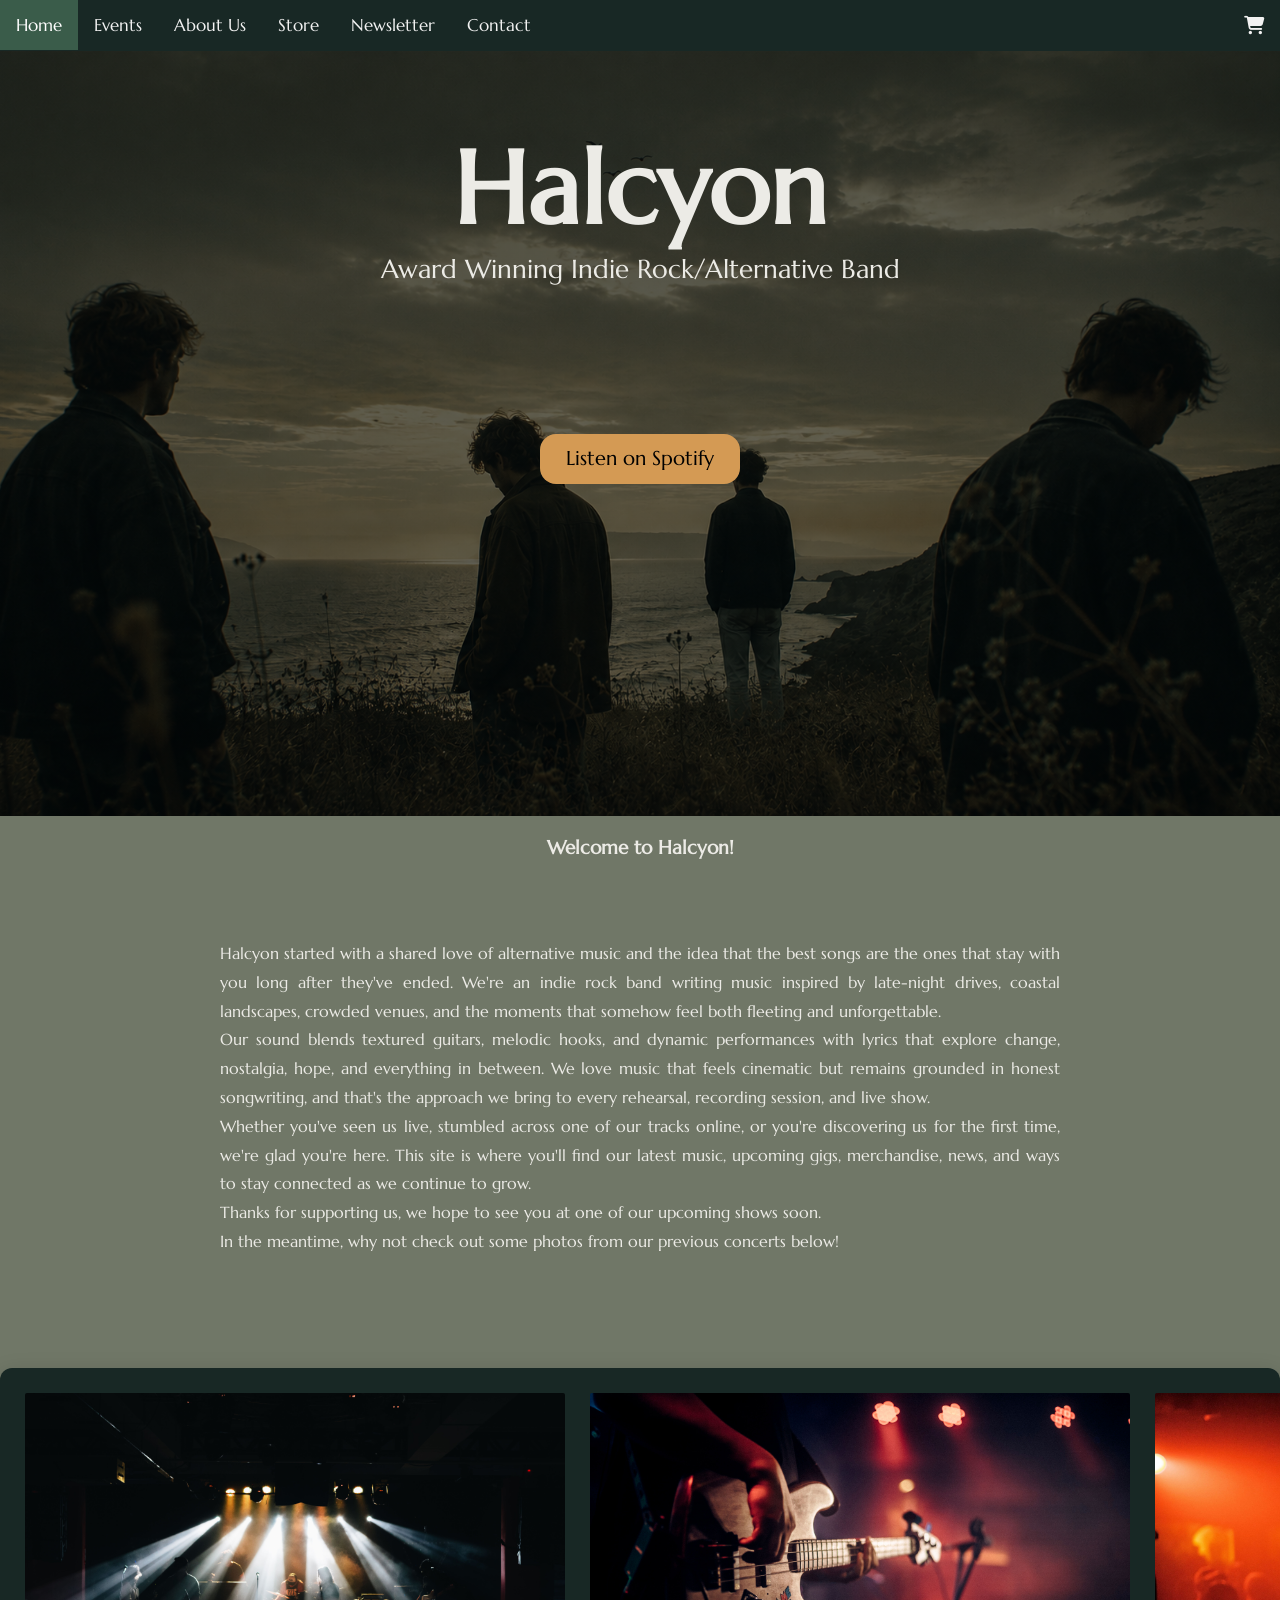
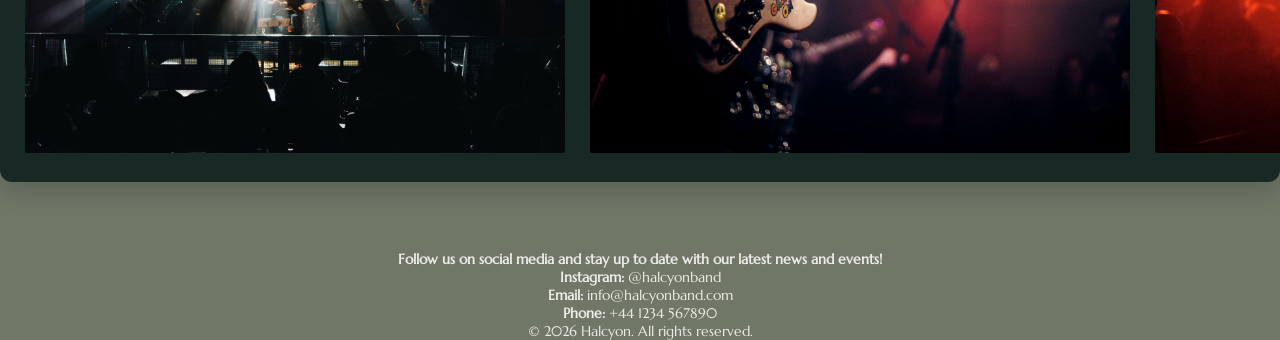
<file: index.html>
<!DOCTYPE html>
<html lang="en">

<head>
    <meta charset="UTF-8">
    <meta name="viewport" content="width=device-width, initial-scale=1.0">
    <title>Halcyon - Official Home</title>
    <meta name="description" content="Official website of Halcyon, an award-winning indie rock and alternative band. Find tour dates, music, merch, and news.">

    <script src="https://code.jquery.com/jquery-3.7.1.min.js"></script>
    <script src="js/main.js"></script>
    
    <link rel="stylesheet" href="https://cdnjs.cloudflare.com/ajax/libs/font-awesome/6.5.1/css/all.min.css">
    <link rel="stylesheet" type="text/css" href="css/styles.css">
    <link rel="stylesheet" type="text/css" href="css/styles-nav.css">
    <link rel="stylesheet" type="text/css" href="css/styles-home.css">

    <link rel="icon" type="image/png" sizes="50x50" href="images/favicon.png">
    <link href="https://fonts.googleapis.com/css?family=Marcellus" rel="stylesheet">
</head>

<body data-page="home">
    <header id="siteHeader"></header>

    <div class="hero-image">
        <div class="hero-text">
            <h1 style = "font-size: 8vw;"> Halcyon </h1>
            <p style = "font-size: 2vw;"> Award Winning Indie Rock/Alternative Band </p>
        </div>
                <button class="button" onclick="openSpotify()">Listen on Spotify</button>
        </div>
    </div>
        <br>
        <h3 style = "text-align: center;"> Welcome to Halcyon! </h3>
               <div class = "paragraph"> <p> Halcyon started with a shared love of alternative music and the idea that the best songs are the ones that stay with you long 
                    after they've ended. We're an indie rock band writing music inspired by late-night drives, coastal landscapes, crowded venues,
                    and the moments that somehow feel both fleeting and unforgettable. <br>
                    Our sound blends textured guitars, melodic hooks, and dynamic performances with lyrics that explore change, nostalgia, hope, and 
                    everything in between. We love music that feels cinematic but remains grounded in honest songwriting, and that's the approach we
                    bring to every rehearsal, recording session, and live show. <br> Whether you've seen us live, stumbled across one of our tracks
                    online, or you're discovering us for the first time, we're glad you're here. This site is where you'll find our latest music, 
                    upcoming gigs, merchandise, news, and ways to stay connected as we continue to grow.
                    <br> Thanks for supporting us, we hope to see you at one of our upcoming shows soon. 
                    <br> In the meantime, why not check out some photos from our previous 
                    concerts below! </p>
               </div>
               <div class="scroll-container">
                    <img src="images/concert.jpg" alt="Berlin Concert 2024">
                    <img src="images/concert-5.jpg" alt="Oslo Concert 2024">
                    <img src="images/concert-3.jpg" alt="Paris Concert 2024">
                    <img src="images/concert-4.jpg" alt="Barcelona Concert 2024">
                    <img src="images/concert-2.jpg" alt="Birmingham Concert 2025">
                    <img src="images/concert-6.jpg" alt="Florence Concert 2024">
                </div>
    </body> 
    <footer>
      <div id="siteFooter"></div>
    </footer>
</html>
</file>
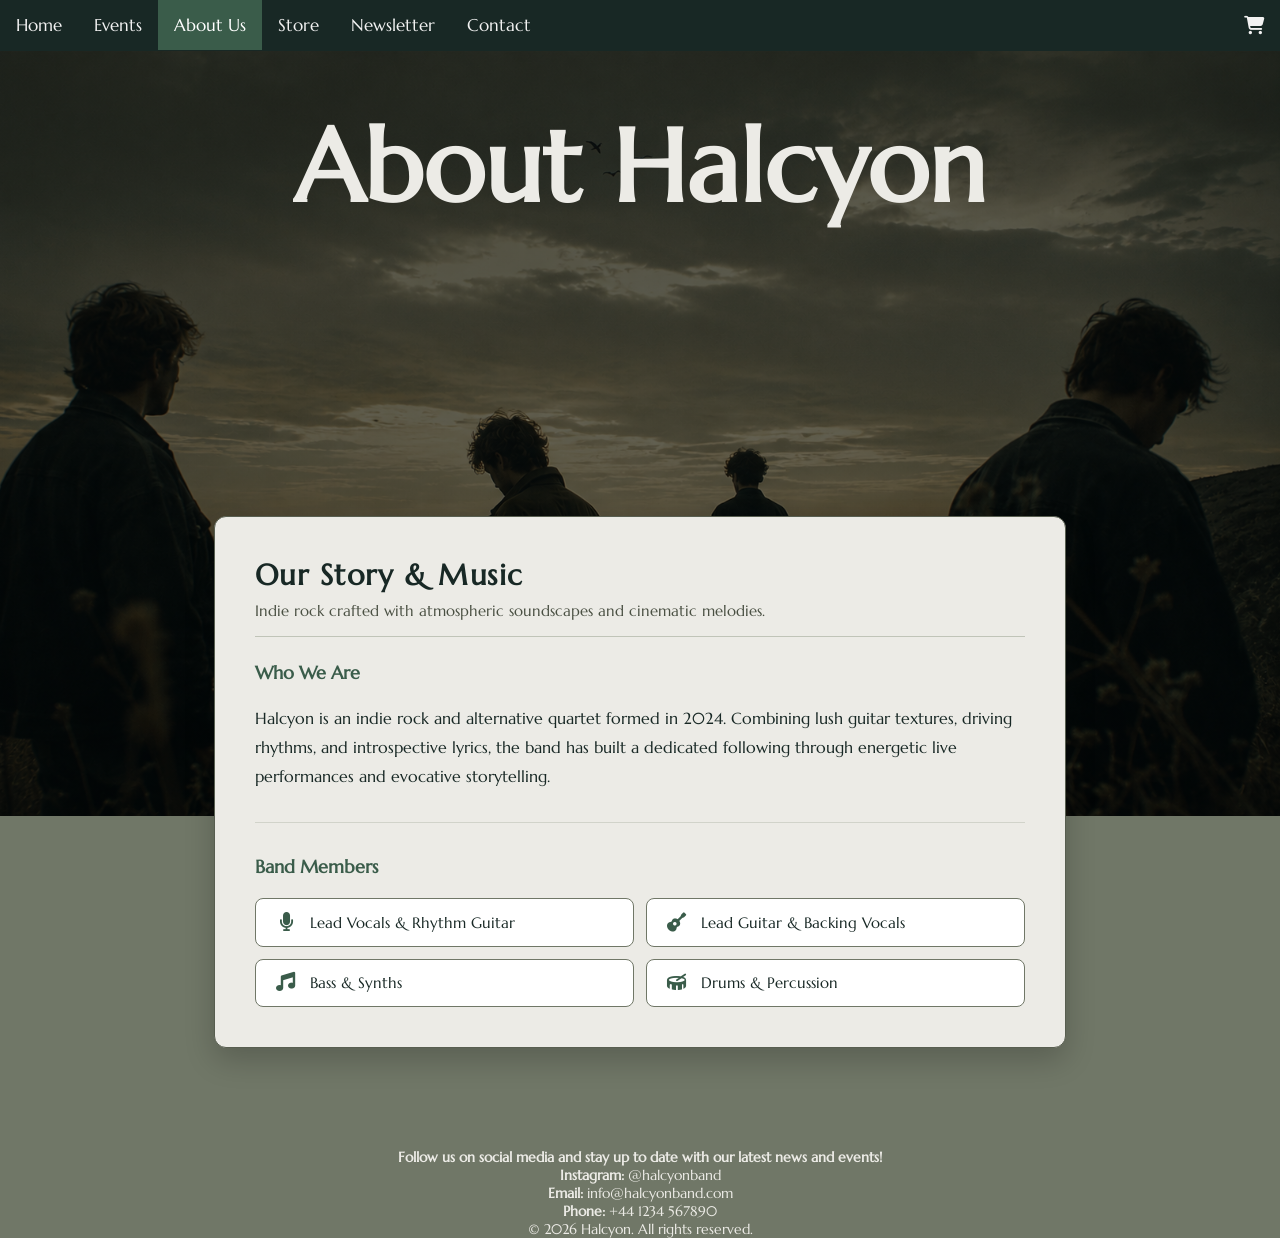
<file: about.html>
<!DOCTYPE html>
<html lang="en">

<head>
    <meta charset="UTF-8">
    <meta name="viewport" content="width=device-width, initial-scale=1.0">
    <title>About Us - Halcyon</title>
    <meta name="description" content="Learn about Halcyon, our band history, members, musical influences, and story.">

    <script src="https://code.jquery.com/jquery-3.7.1.min.js"></script>

    <link rel="stylesheet" href="https://cdnjs.cloudflare.com/ajax/libs/font-awesome/6.5.1/css/all.min.css">
    <link rel="stylesheet" href="css/styles.css">
    <link rel="stylesheet" href="css/styles-nav.css">
    <link rel="stylesheet" href="css/styles-contact.css">

    <link rel="icon" type="image/png" sizes="50x50" href="images/favicon.png">
    <link href="https://fonts.googleapis.com/css?family=Marcellus" rel="stylesheet">
</head>

<body data-page="about">
    <header id="siteHeader"></header>

    <div class="hero-image">
        <div class="hero-text">
            <h1 style="font-size: 8vw; text-wrap: nowrap;">About Halcyon</h1>
        </div>
    </div>

    <main class="main-content">
        <div class="contact-wrapper">
            <div class="contact-card">
                <div class="contact-header">
                    <h2 class="contact-title">Our Story & Music</h2>
                    <p class="contact-subtitle">Indie rock crafted with atmospheric soundscapes and cinematic melodies.</p>
                </div>

                <div class="contact-section">
                    <h3 class="section-title">Who We Are</h3>
                    <p style="line-height: 1.8; color: var(--text-dark);">
                        Halcyon is an indie rock and alternative quartet formed in 2024. Combining lush guitar textures, driving rhythms, and introspective lyrics, the band has built a dedicated following through energetic live performances and evocative storytelling.
                    </p>
                </div>

                <hr class="section-divider">

                <div class="contact-section">
                    <h3 class="section-title">Band Members</h3>
                    <div class="contact-social-grid">
                        <div class="contact-social-link" style="cursor: default;">
                            <i class="fa-solid fa-microphone"></i>
                            <span>Lead Vocals & Rhythm Guitar</span>
                        </div>
                        <div class="contact-social-link" style="cursor: default;">
                            <i class="fa-solid fa-guitar"></i>
                            <span>Lead Guitar & Backing Vocals</span>
                        </div>
                        <div class="contact-social-link" style="cursor: default;">
                            <i class="fa-solid fa-music"></i>
                            <span>Bass & Synths</span>
                        </div>
                        <div class="contact-social-link" style="cursor: default;">
                            <i class="fa-solid fa-drum"></i>
                            <span>Drums & Percussion</span>
                        </div>
                    </div>
                </div>
            </div>
        </div>
    </main>

    <footer id="siteFooter"></footer>

    <script src="js/main.js"></script>
</body>

</html>
</file>
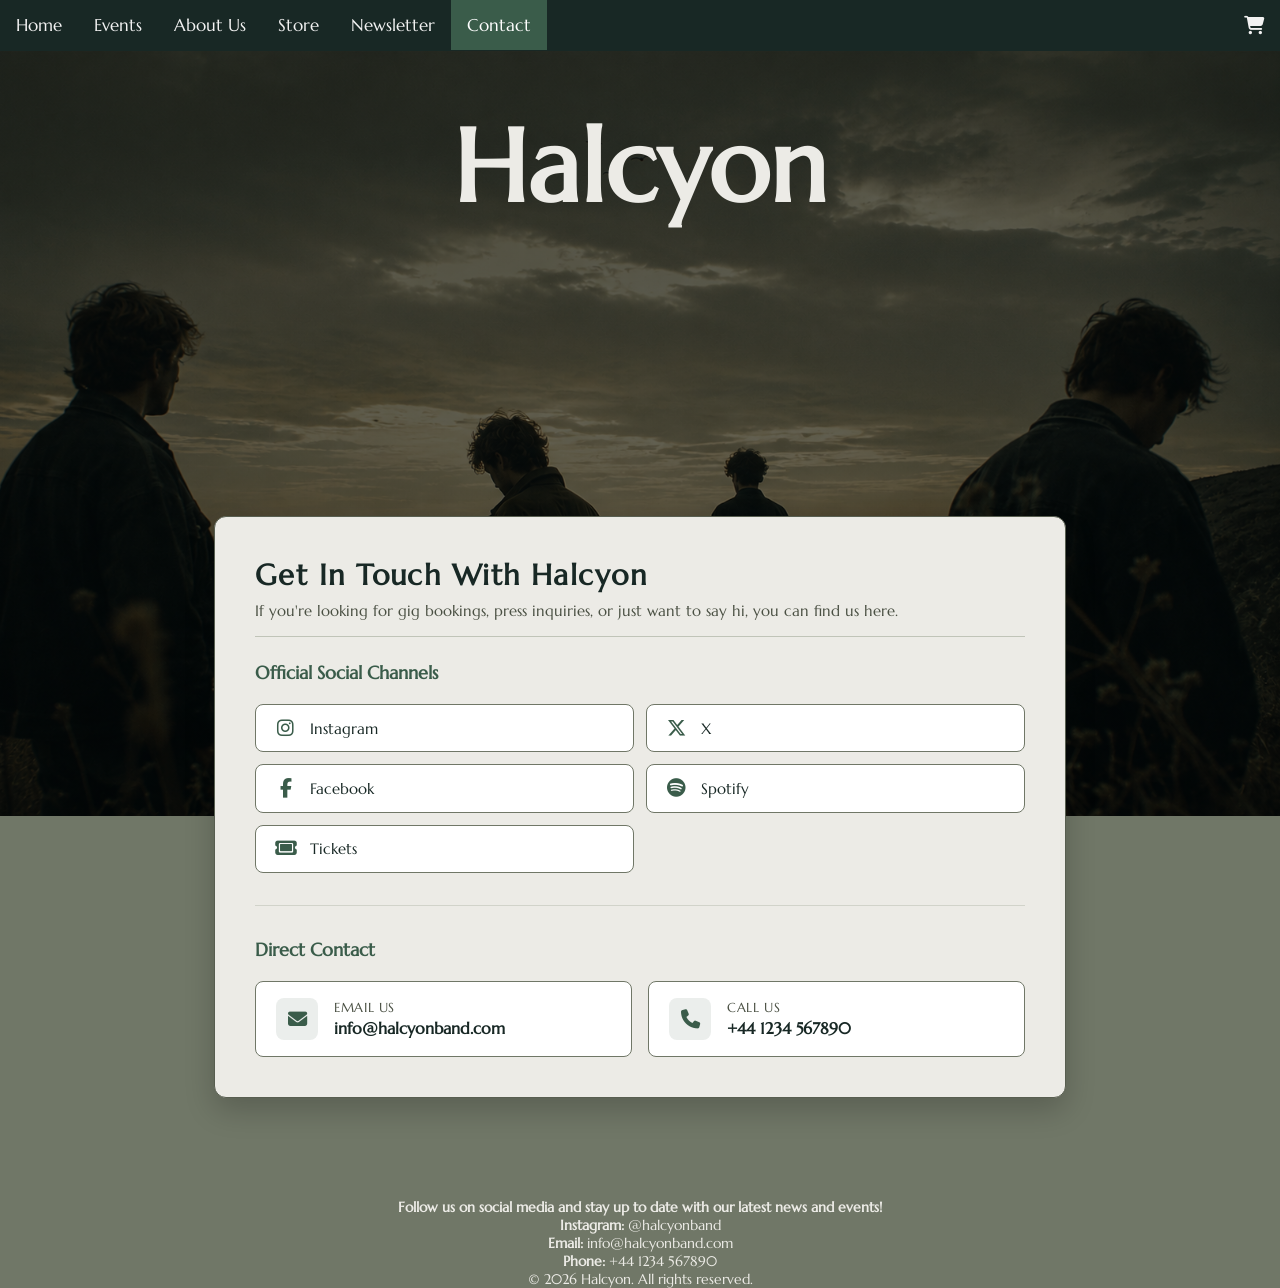
<file: contact.html>
<!DOCTYPE html>
<html lang="en">

<head>
    <meta charset="UTF-8">
    <meta name="viewport" content="width=device-width, initial-scale=1.0">
    <title>Contact - Halcyon</title>

    <script src="https://code.jquery.com/jquery-3.7.1.min.js"></script>
    <script src="js/main.js"></script>
    <link rel="stylesheet" href="https://cdnjs.cloudflare.com/ajax/libs/font-awesome/6.5.1/css/all.min.css">

    <link rel="stylesheet" type="text/css" href="css/styles.css">
    <link rel="stylesheet" type="text/css" href="css/styles-nav.css">
    <link rel="stylesheet" type="text/css" href="css/styles-contact.css">

    <link rel="icon" type="image/png" sizes="50x50" href="images/favicon.png">
    <link href="https://fonts.googleapis.com/css?family=Marcellus" rel="stylesheet">
</head>

<body data-page="contact">
    <header id="siteHeader"></header>

    <div class="hero-image">
        <div class="hero-text">
            <h1 style="font-size: 8vw;"> Halcyon </h1>
        </div>
    </div>

    <main class="main-content">
        <div class="contact-wrapper">
            <div class="contact-card">
                <div class="contact-header">
                    <h2 class="contact-title">Get In Touch With Halcyon</h2>
                    <p class="contact-subtitle">If you're looking for gig bookings, press inquiries, or just want to say hi, you can find us here.</p>
                </div>

                <div class="contact-section">
                    <h3 class="section-title">Official Social Channels</h3>
                    <div class="contact-social-grid">
                        <a class="contact-social-link" href="https://www.instagram.com/halcyonband/" target="_blank" rel="noreferrer">
                            <i class="fa-brands fa-instagram"></i>
                            <span>Instagram</span>
                        </a>
                        <a class="contact-social-link" href="https://twitter.com/halcyonband" target="_blank" rel="noreferrer">
                            <i class="fa-brands fa-x-twitter"></i>
                            <span>X</span>
                        </a>
                        <a class="contact-social-link" href="https://www.facebook.com/halcyonband" target="_blank" rel="noreferrer">
                            <i class="fa-brands fa-facebook-f"></i>
                            <span>Facebook</span>
                        </a>
                        <a class="contact-social-link" href="https://open.spotify.com/" target="_blank" rel="noreferrer">
                            <i class="fa-brands fa-spotify"></i>
                            <span>Spotify</span>
                        </a>
                        <a class="contact-social-link" href="https://www.ticketmaster.com/" target="_blank" rel="noreferrer">
                            <i class="fa-solid fa-ticket"></i>
                            <span>Tickets</span>
                        </a>
                    </div>
                </div>

                <hr class="section-divider">

                <div class="contact-section">
                    <h3 class="section-title">Direct Contact</h3>
                    <div class="contact-details-grid">
                        <a class="contact-detail-card" href="mailto:info@halcyonband.com">
                            <div class="contact-detail-icon">
                                <i class="fa-solid fa-envelope"></i>
                            </div>
                            <div class="contact-detail-info">
                                <span class="contact-detail-label">Email Us</span>
                                <span class="contact-detail-value">info@halcyonband.com</span>
                            </div>
                        </a>
                        <a class="contact-detail-card" href="tel:+441234567890">
                            <div class="contact-detail-icon">
                                <i class="fa-solid fa-phone"></i>
                            </div>
                            <div class="contact-detail-info">
                                <span class="contact-detail-label">Call Us</span>
                                <span class="contact-detail-value">+44 1234 567890</span>
                            </div>
                        </a>
                    </div>
                </div>
            </div>
        </div>
    </main>

    <footer id="siteFooter"></footer>
</body>

</html>
</file>
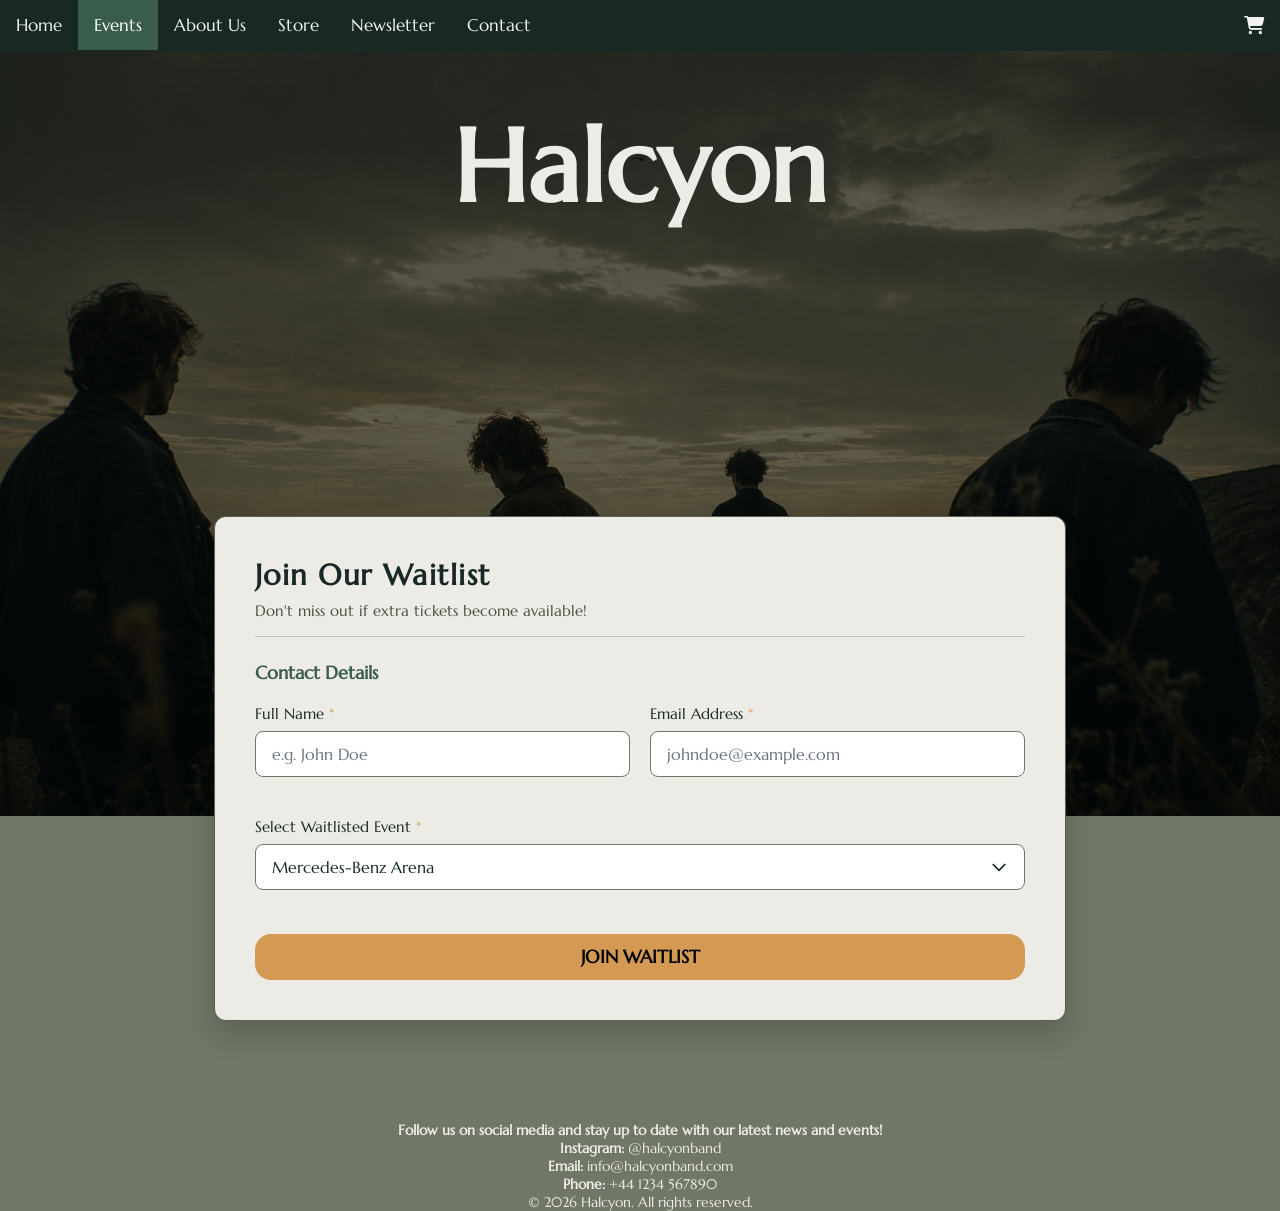
<file: JoinEventWaitlist.html>
<!DOCTYPE html>
<html lang="en">
  
	<head>
		<meta charset="UTF-8">
		<meta name="viewport" content="width=device-width, initial-scale=1.0">
		<title>Halcyon - Waitlist</title>

		<script src="https://code.jquery.com/jquery-3.7.1.min.js"></script>
		<script src="json/tourDates.js"></script>
		<script src="js/main.js"></script>
		<script src="js/events.js"></script>

		<link rel="stylesheet" href="css/styles-events.css">
		<link rel="stylesheet" type="text/css" href="css/styles-nav.css">
		<link rel="stylesheet" type="text/css" href="css/styles.css">
		<link rel="stylesheet" type="text/css" href="css/styles-newsletter.css">
		
		<link rel="icon" type="image/png" sizes="50x50" href="images/favicon.png">
		<link rel="stylesheet" href="https://cdnjs.cloudflare.com/ajax/libs/font-awesome/6.5.1/css/all.min.css">
		<link href='https://fonts.googleapis.com/css?family=Marcellus' rel='stylesheet'>
	</head>
	<body data-page="events">
		<header id="siteHeader"></header>
		<div class="hero-image">
            <div class="hero-text">
				<h1 style="font-size: 8vw;">Halcyon</h1>
            </div>
        </div>

		<main class="main-content">
			<div class="form-wrapper">
				<div class="form-card">
					<form id="waitlistForm" name="waitlist-form" class="newsletter-form" novalidate>
						<div class="form-header">
							<h2 class="form-title">Join Our Waitlist</h2>
							<p class="form-subtitle">Don't miss out if extra tickets become available!</p>
						</div>

						<fieldset class="form-fieldset">
							<legend class="form-legend">Contact Details</legend>

							<div class="form-grid-2">
								<div class="form-group">
									<label for="fullName" class="form-label">Full Name <span class="text-required">*</span></label>
									<div class="input-container">
										<input type="text" id="fullName" name="fullName" class="form-input" placeholder="e.g. John Doe" required aria-required="true" aria-describedby="fullNameError">
									</div>
									<p id="fullNameError" class="error-msg hidden">Enter your full name.</p>
								</div>

								<div class="form-group">
									<label for="email" class="form-label">Email Address <span class="text-required">*</span></label>
									<div class="input-container">
										<input type="email" id="email" name="email" class="form-input" placeholder="johndoe@example.com" required aria-required="true" aria-describedby="emailError">
									</div>
									<p id="emailError" class="error-msg hidden">Enter a valid email address.</p>
								</div>
							</div>

							<div class="form-group">
								<label for="selectEvent" class="form-label">Select Waitlisted Event <span class="text-required">*</span></label>
								<div class="input-container">
									<select id="selectEvent" name="selectEvent" class="form-select" required aria-required="true" aria-describedby="eventError">
										<!-- Event Titles from JavaScript -->
									</select>
									<svg class="select-arrow" fill="none" stroke="currentColor" viewBox="0 0 24 24">
										<path stroke-linecap="round" stroke-linejoin="round" stroke-width="2" d="M19 9l-7 7-7-7"></path>
									</svg>
								</div>
								<p id="eventError" class="error-msg hidden">Please select an event.</p>
							</div>
						</fieldset>

						<fieldset class="form-fieldset">
							<button type="submit" id="submitBtn" class="submit-btn">
								<span>JOIN WAITLIST</span>
							</button>
						</fieldset>
					</form>
				</div>
			</div>
		</main>

		<footer id="siteFooter"></footer>
	</body>
</html>
</file>
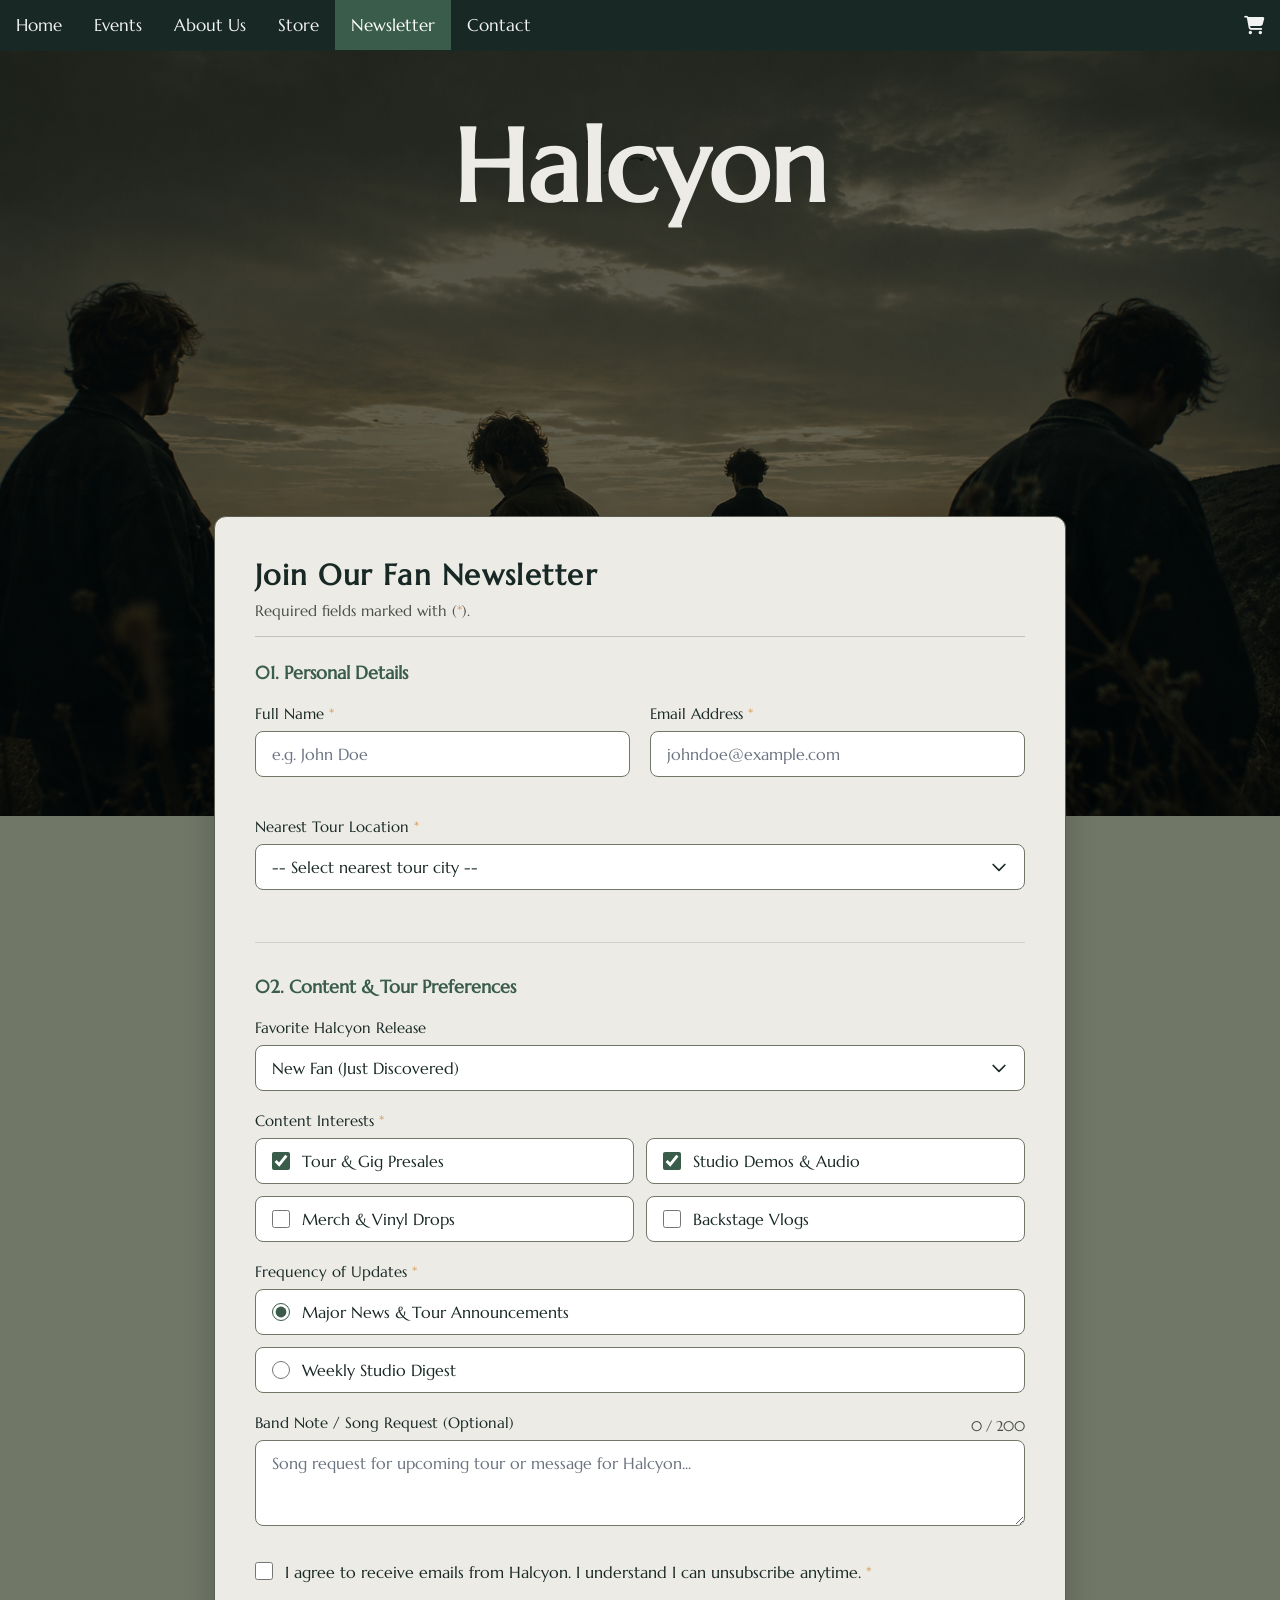
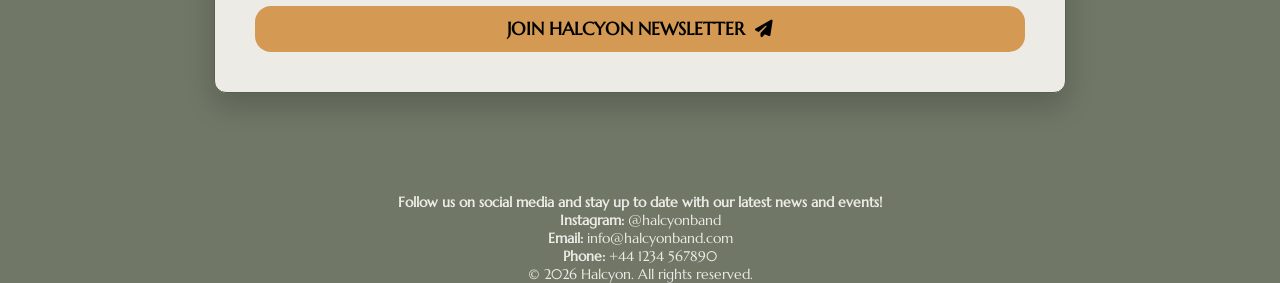
<file: newsletter.html>
<!DOCTYPE html>
<html lang="en">

<head>
    <meta charset="UTF-8">
    <meta name="viewport" content="width=device-width, initial-scale=1.0">
    <title>Newsletter - Halcyon</title>

    <script src="https://code.jquery.com/jquery-3.7.1.min.js"></script>
    <script src="js/main.js"></script>
    <script src="js/newsletter.js"></script>
    <link rel="stylesheet" href="https://cdnjs.cloudflare.com/ajax/libs/font-awesome/6.5.1/css/all.min.css">

    <link rel="stylesheet" type="text/css" href="css/styles.css">
    <link rel="stylesheet" type="text/css" href="css/styles-nav.css">
    <link rel="stylesheet" type="text/css" href="css/styles-newsletter.css">

    <link rel="icon" type="image/png" sizes="50x50" href="images/favicon.png">
    <link href="https://fonts.googleapis.com/css?family=Marcellus" rel="stylesheet">
</head>

<body data-page="newsletter">
    <header id="siteHeader"></header>

    <div class="hero-image">
        <div class="hero-text">
            <h1 style="font-size: 8vw;"> Halcyon </h1>
        </div>
    </div>

    <main class="main-content">
        <div class="form-wrapper">
            <div class="form-card">
                <form id="newsletterForm" novalidate class="newsletter-form">
                    <div class="form-header">
                        <h2 class="form-title">Join Our Fan Newsletter</h2>
                        <p class="form-subtitle">Required fields marked with (<span class="text-required">*</span>).</p>
                    </div>

                    <div id="formErrorSummary" class="error-summary hidden" role="alert" aria-live="assertive">
                        <i class="fa-solid fa-circle-exclamation error-summary-icon"></i>
                        <div>
                            <p class="error-summary-title">Form Errors:</p>
                            <ul id="errorList" class="error-list"></ul>
                        </div>
                    </div>

                    <fieldset class="form-fieldset">
                        <legend class="form-legend">01. Personal Details</legend>

                        <div class="form-grid-2">
                            <div class="form-group">
                                <label for="fullName" class="form-label">Full Name <span
                                        class="text-required">*</span></label>
                                <div class="input-container">
                                    <input type="text" id="fullName" name="fullName" required class="form-input"
                                        placeholder="e.g. John Doe" aria-required="true"
                                        aria-describedby="fullNameError">
                                    <span class="valid-icon hidden"><i class="fa-solid fa-circle-check"></i></span>
                                    <span class="invalid-icon hidden"><i class="fa-solid fa-circle-xmark"></i></span>
                                </div>
                                <p id="fullNameError" class="error-msg hidden">Enter at least 2 characters.</p>
                            </div>

                            <div class="form-group">
                                <label for="email" class="form-label">Email Address <span
                                        class="text-required">*</span></label>
                                <div class="input-container">
                                    <input type="email" id="email" name="email" required class="form-input"
                                        placeholder="johndoe@example.com" aria-required="true"
                                        aria-describedby="emailError">
                                    <span class="valid-icon hidden"><i class="fa-solid fa-circle-check"></i></span>
                                    <span class="invalid-icon hidden"><i class="fa-solid fa-circle-xmark"></i></span>
                                </div>
                                <p id="emailError" class="error-msg hidden">Enter a valid email address.</p>
                            </div>
                        </div>

                        <div class="form-group">
                            <label for="city" class="form-label">Nearest Tour Location <span
                                    class="text-required">*</span></label>
                            <div class="input-container">
                                <select id="city" name="city" required class="form-select" aria-required="true"
                                    aria-describedby="cityError">
                                    <option value="" disabled selected>-- Select nearest tour city --</option>
                                    <option value="London">London / South UK</option>
                                    <option value="Manchester">Manchester / North UK</option>
                                    <option value="Glasgow">Glasgow / Scotland</option>
                                    <option value="Dublin">Dublin / Ireland</option>
                                    <option value="Belfast">Belfast / Northern Ireland</option>
                                    <option value="International">International / Other Location</option>
                                </select>
                                <svg class="select-arrow" fill="none" stroke="currentColor" viewBox="0 0 24 24">
                                    <path stroke-linecap="round" stroke-linejoin="round" stroke-width="2"
                                        d="M19 9l-7 7-7-7"></path>
                                </svg>
                            </div>
                            <p id="cityError" class="error-msg hidden">
                                <i class="fa-solid fa-circle-xmark"></i> Please select a location for tour routing.
                            </p>
                        </div>
                    </fieldset>

                    <hr class="section-divider">

                    <fieldset class="form-fieldset">
                        <legend class="form-legend">02. Content & Tour Preferences</legend>

                        <div class="form-group">
                            <label for="favoriteEra" class="form-label">Favorite Halcyon Release</label>
                            <div class="input-container">
                                <select id="favoriteEra" name="favoriteEra" class="form-select">
                                    <option value="New Fan (Just Discovered)">New Fan (Just Discovered)</option>
                                    <option value="Neon Shadows EP (2024)">Neon Shadows EP (2024)</option>
                                    <option value="Acoustic Sessions (2025)">Acoustic Sessions (2025)</option>
                                    <option value="Hyped for Echoes of Autumn (2026)">Hyped for Echoes of Autumn (2026)
                                    </option>
                                </select>
                                <svg class="select-arrow" fill="none" stroke="currentColor" viewBox="0 0 24 24">
                                    <path stroke-linecap="round" stroke-linejoin="round" stroke-width="2"
                                        d="M19 9l-7 7-7-7"></path>
                                </svg>
                            </div>
                        </div>

                        <div class="form-group">
                            <span class="form-label" id="interestsLegend">Content Interests <span class="text-required">*</span></span>
                            <div class="checkbox-grid select-none" id="checkboxGroup" role="group" aria-labelledby="interestsLegend">
                                <label for="interest-presales" class="checkbox-card select-none">
                                    <input type="checkbox" id="interest-presales" name="interests" value="Gig Presales" checked class="custom-checkbox">
                                    <span class="checkbox-text">Tour & Gig Presales</span>
                                </label>
                                <label for="interest-demos" class="checkbox-card select-none">
                                    <input type="checkbox" id="interest-demos" name="interests" value="Unreleased Demos" checked class="custom-checkbox">
                                    <span class="checkbox-text">Studio Demos & Audio</span>
                                </label>
                                <label for="interest-merch" class="checkbox-card select-none">
                                    <input type="checkbox" id="interest-merch" name="interests" value="Merch Drops" class="custom-checkbox">
                                    <span class="checkbox-text">Merch & Vinyl Drops</span>
                                </label>
                                <label for="interest-vlogs" class="checkbox-card select-none">
                                    <input type="checkbox" id="interest-vlogs" name="interests" value="Studio Vlogs" class="custom-checkbox">
                                    <span class="checkbox-text">Backstage Vlogs</span>
                                </label>
                            </div>
                            <p id="interestsError" class="error-msg hidden">
                                <i class="fa-solid fa-circle-xmark"></i> Select at least one content topic.
                            </p>
                        </div>

                        <div class="form-group">
                            <span class="form-label" id="frequencyLegend">Frequency of Updates <span class="text-required">*</span></span>
                            <div class="radio-group select-none" role="radiogroup" aria-labelledby="frequencyLegend">
                                <label for="freq-major" class="radio-label select-none">
                                    <input type="radio" id="freq-major" name="frequency" value="Major Updates Only" checked class="custom-radio">
                                    <span>Major News & Tour Announcements</span>
                                </label>
                                <label for="freq-weekly" class="radio-label select-none">
                                    <input type="radio" id="freq-weekly" name="frequency" value="Weekly Insider Digest" class="custom-radio">
                                    <span>Weekly Studio Digest</span>
                                </label>
                            </div>
                        </div>

                        <div class="form-group">
                            <div class="textarea-header">
                                <label for="fanMessage" class="form-label">Band Note / Song Request (Optional)</label>
                                <span id="charCounter" class="char-counter" aria-live="polite" aria-atomic="true">0 / 200</span>
                            </div>
                            <textarea id="fanMessage" name="fanMessage" rows="3" maxlength="200" class="form-textarea"
                                placeholder="Song request for upcoming tour or message for Halcyon..."></textarea>
                        </div>
                    </fieldset>

                    <fieldset class="form-fieldset">
                        <label class="terms-label">
                            <input type="checkbox" id="terms" name="terms" required aria-required="true" aria-describedby="termsError" class="custom-checkbox">
                            <span class="terms-text">
                                I agree to receive emails from Halcyon. I understand I can unsubscribe
                                anytime. <span class="text-required">*</span>
                            </span>
                        </label>
                        <p id="termsError" class="error-msg hidden">
                            <i class="fa-solid fa-circle-xmark"></i> You must accept the terms to join.
                        </p>
                        <button type="submit" id="submitBtn" class="submit-btn">
                            <span>JOIN HALCYON NEWSLETTER</span>
                            <i class="fa-solid fa-paper-plane"></i>
                        </button>
                    </fieldset>
                </form>
            </div>
        </div>
    </main>

    <footer id="siteFooter"></footer>
</body>

</html>
</file>
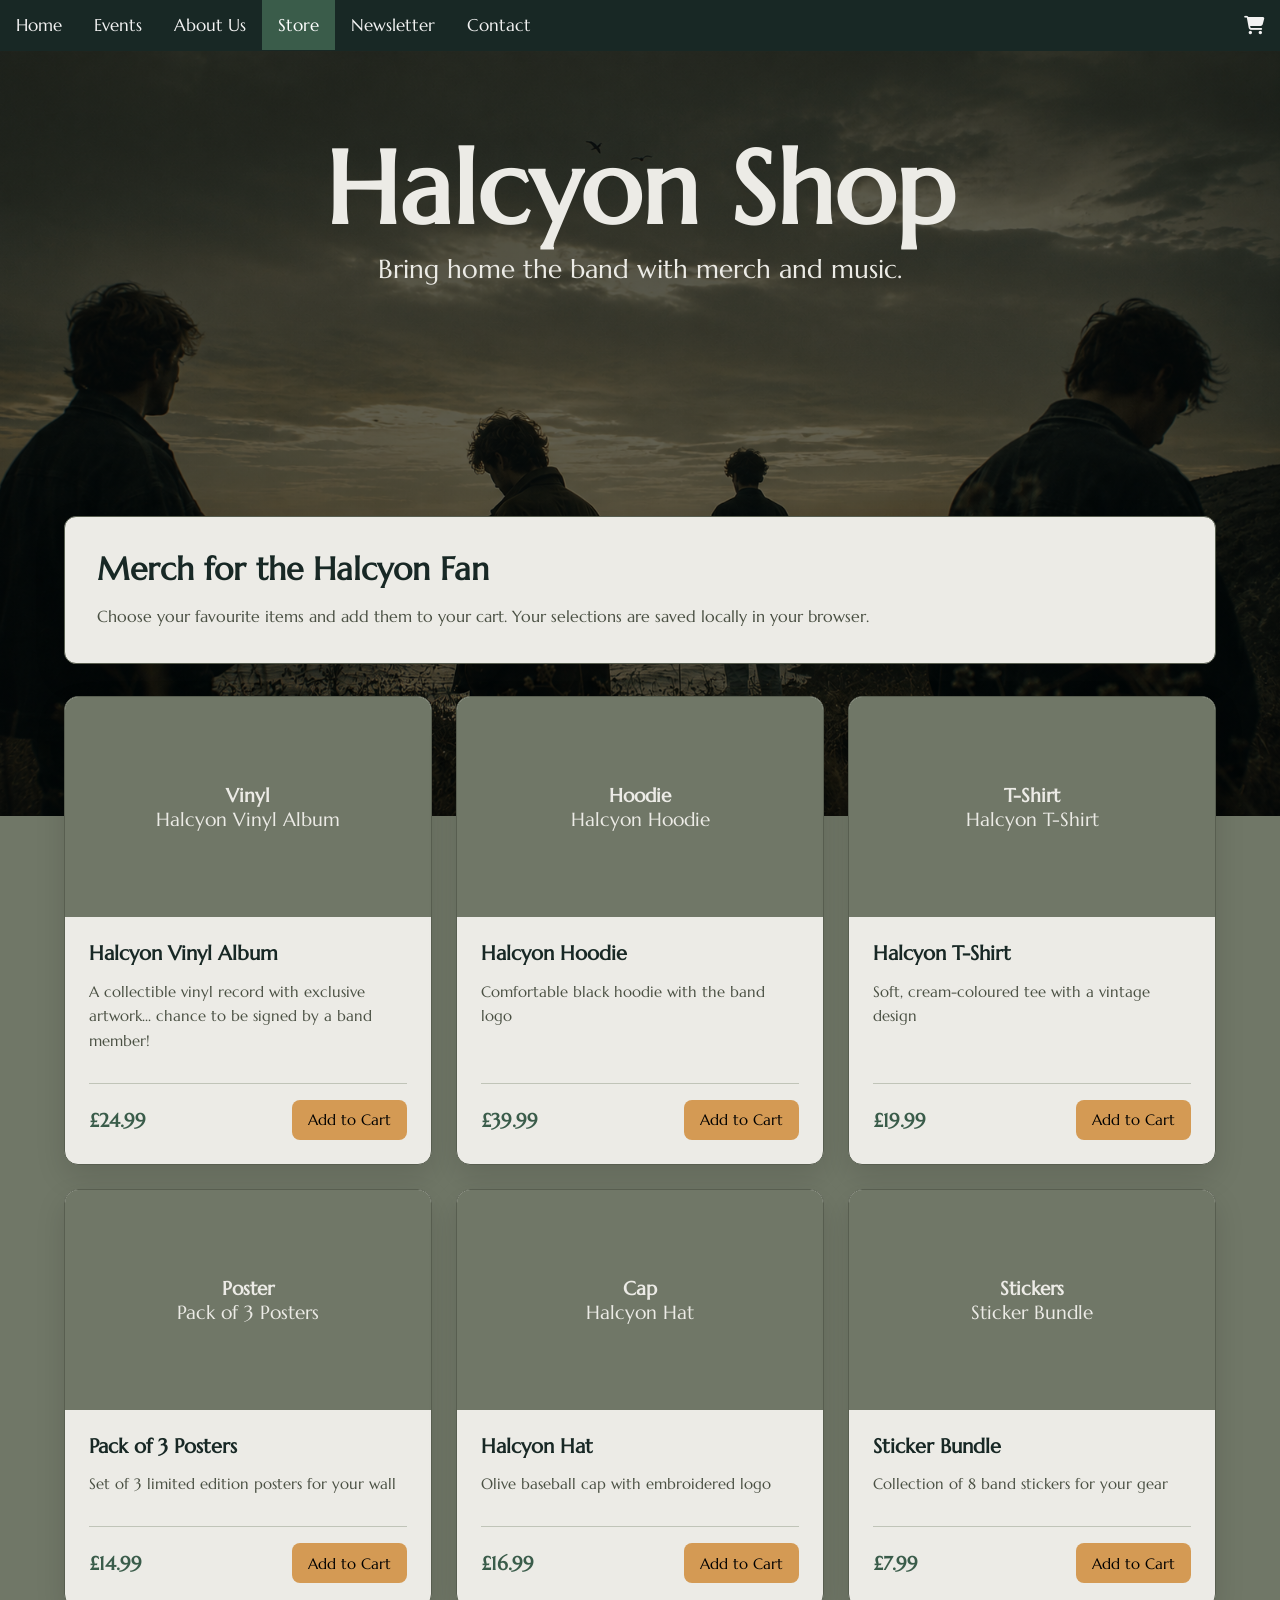
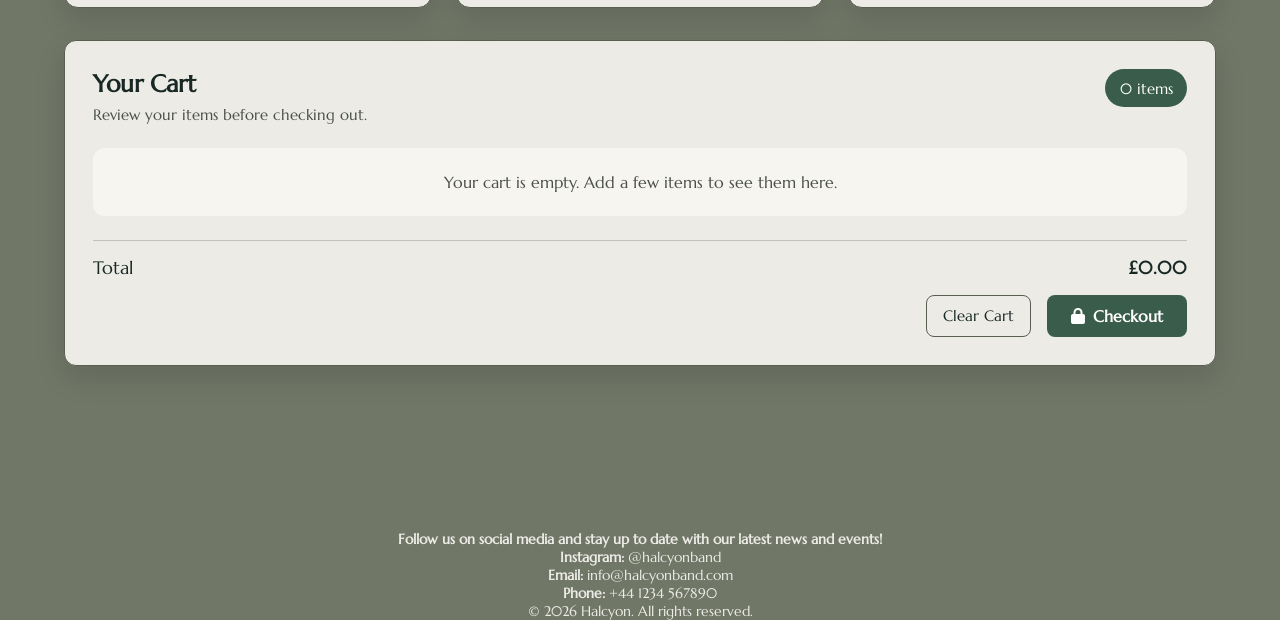
<file: store.html>
<!DOCTYPE html>
<html lang="en">

<head>
    <meta charset="UTF-8">
    <meta name="viewport" content="width=device-width, initial-scale=1.0">
    <title>Store - HALCYON</title>

    <link rel="stylesheet" href="https://cdnjs.cloudflare.com/ajax/libs/font-awesome/6.5.1/css/all.min.css">
    <script src="https://code.jquery.com/jquery-3.7.1.min.js"></script>

    <link rel="stylesheet" href="css/styles.css">
    <link rel="stylesheet" href="css/styles-nav.css">
    <link rel="stylesheet" href="css/styles-store.css">

    <link rel="icon" type="image/png" sizes="50x50" href="images/favicon.png">
    <link href="https://fonts.googleapis.com/css?family=Marcellus" rel="stylesheet">
</head>

<body data-page="store">
    <header id="siteHeader"></header>

    <div class="hero-image">
        <div class="hero-text">
            <h1 style="font-size: 8vw; text-wrap: nowrap;">Halcyon Shop</h1>
            <p style="font-size: 2vw;">Bring home the band with merch and music.</p>
        </div>
    </div>

    <main class="main-content">
        <section class="store-intro">
            <h2 class="section-heading">Merch for the Halcyon Fan</h2>
            <p class="section-copy">Choose your favourite items and add them to your cart. Your selections are saved locally in your browser.</p>
        </section>

        <section class="store-grid" id="productGrid"></section>

        <section class="cart-panel" id="cartPanel">
            <div class="cart-header">
                <div>
                    <h2 class="cart-title">Your Cart</h2>
                    <p class="cart-subtitle">Review your items before checking out.</p>
                </div>
                <span id="cartCount" class="cart-count" aria-live="polite">0 items</span>
            </div>
            <div id="cartItems" class="cart-items" aria-live="polite"></div>
            <div class="cart-footer">
                <div class="cart-total-row">
                    <span>Total</span>
                    <strong id="cartTotal" aria-live="polite">£0.00</strong>
                </div>
                <div class="cart-actions">
                    <button type="button" id="clearCartBtn" class="button button-secondary">Clear Cart</button>
                    <button type="button" id="checkoutBtn" class="button checkout-btn">
                        <i class="fa-solid fa-lock"></i> Checkout
                    </button>
                </div>
            </div>
        </section>
    </main>

    <footer id="siteFooter"></footer>

    <script src="js/main.js"></script>
    <script src="js/store.js"></script>
</body>

</html>
</file>
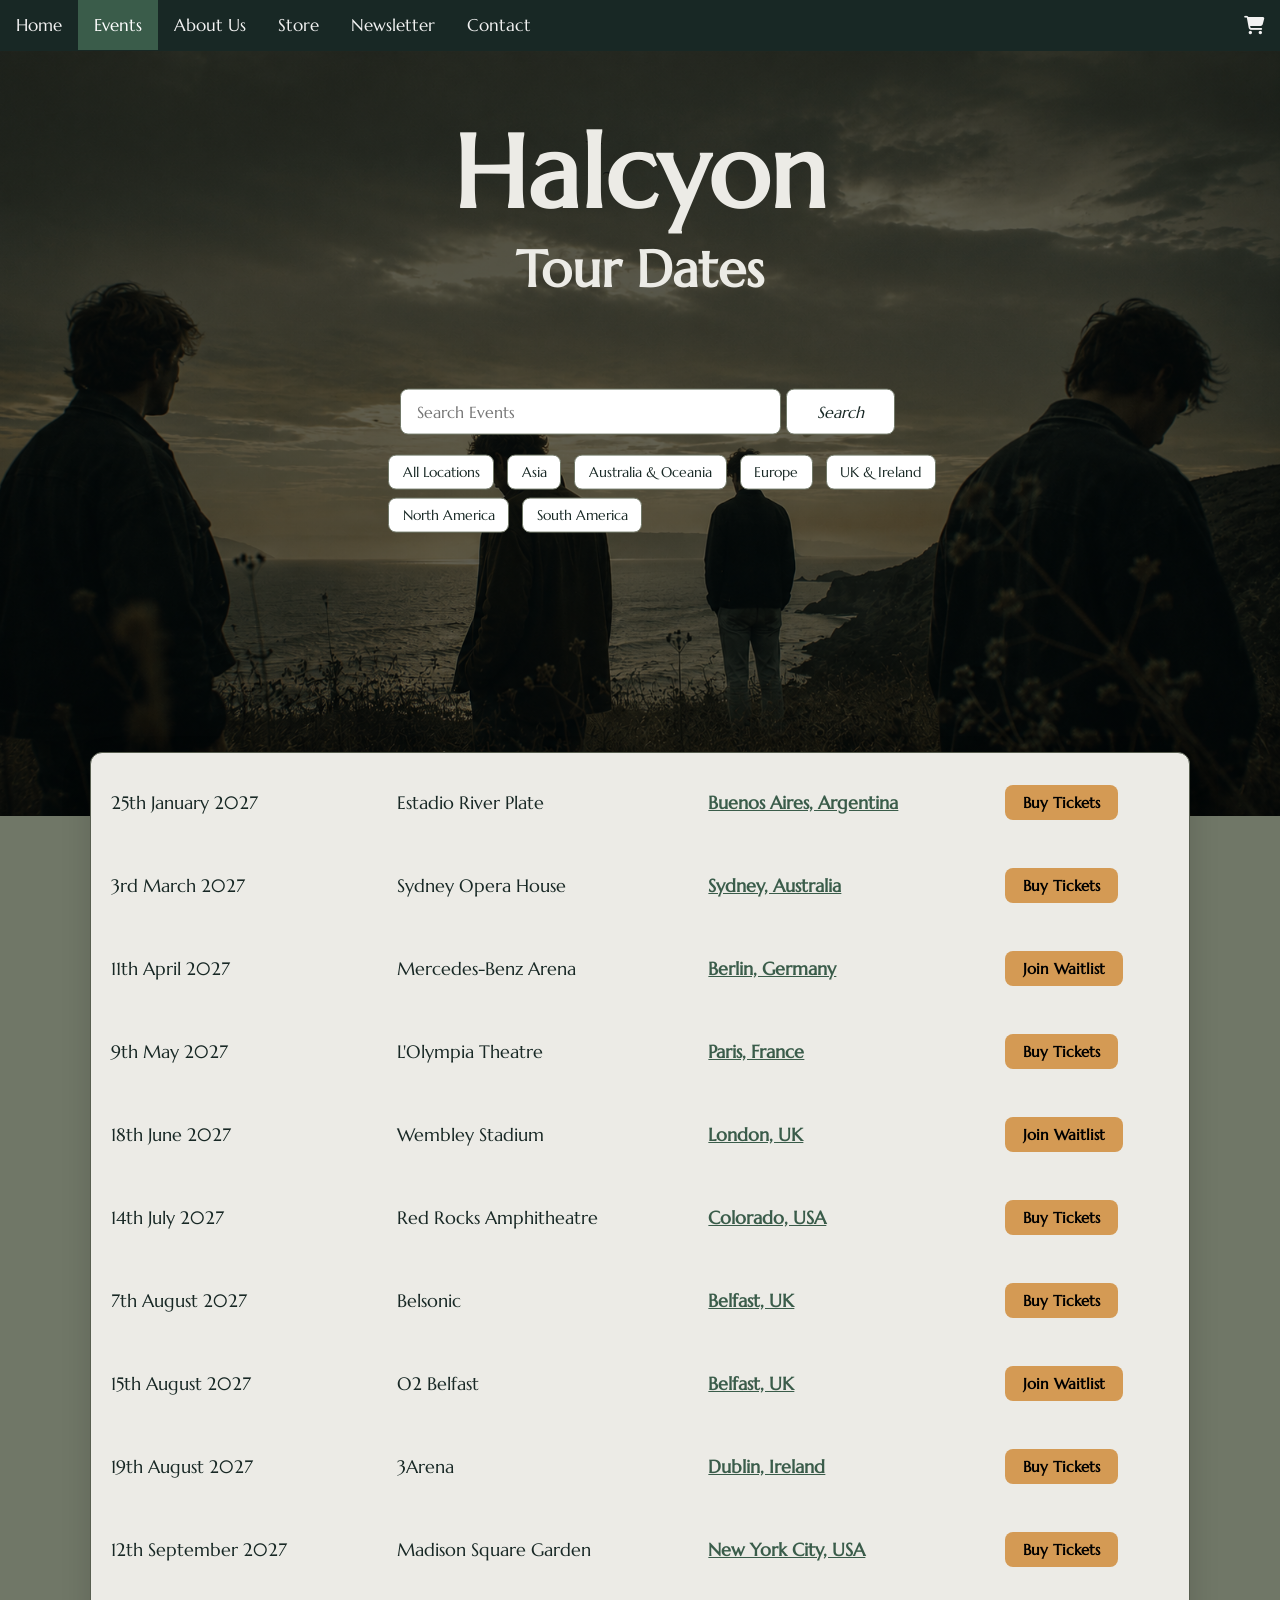
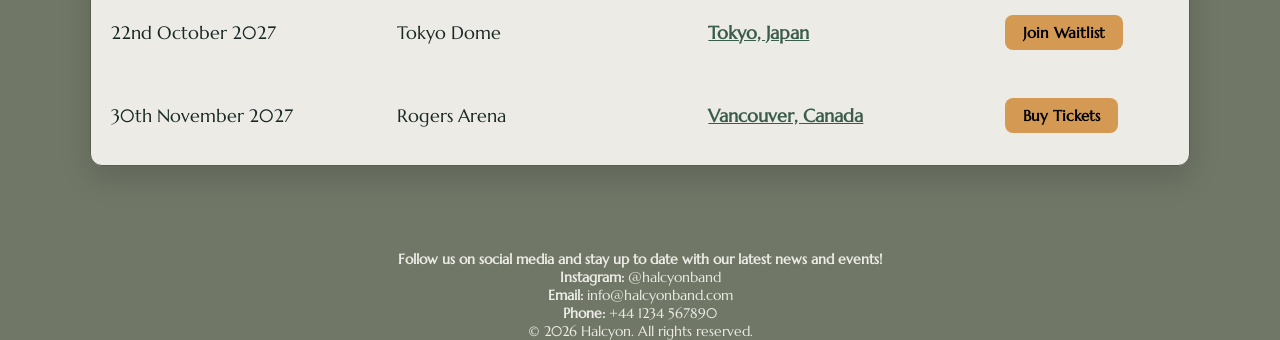
<file: UpcomingEvents.html>
<!DOCTYPE html>
<html lang="en">

<head>
    <meta charset="UTF-8">
    <meta name="viewport" content="width=device-width, initial-scale=1.0">
    <title>Tour Dates & Events - Halcyon</title>
    <meta name="description" content="View upcoming tour dates, concert tickets, and waitlist options for Halcyon performances worldwide.">

    <script src="https://code.jquery.com/jquery-3.7.1.min.js"></script>
	<script src="json/tourDates.js"></script>
	<script src="js/main.js"></script>
	<script src="js/events.js"></script>

    <link rel="stylesheet" href="css/styles.css">
    <link rel="stylesheet" href="css/styles-nav.css">
    <link rel="stylesheet" href="css/styles-events.css">

    <link rel="icon" type="image/png" sizes="50x50" href="images/favicon.png">
    <link rel="stylesheet" href="https://cdnjs.cloudflare.com/ajax/libs/font-awesome/6.5.1/css/all.min.css">
    <link href="https://fonts.googleapis.com/css?family=Marcellus" rel="stylesheet">
</head>

<body data-page="events">
    <header id="siteHeader"></header>

    <div class="hero-image">
        <div class="hero-text">
            <h1 style="font-size: 8vw;">Halcyon</h1>
            <h2 style="font-size: 4vw;">Tour Dates</h2>
        </div>
        <div class="search-filter">
            <form class="search-event-button" role="search">
                <input type="search" placeholder="Search Events" class="event_search" aria-label="Search Events">
                <button type="button" class="btn_search" aria-label="Search">
                    <i aria-hidden="true">Search</i>
                </button>
            </form>
            <div>
                <ul class="filter-event-buttons" aria-label="Filter events by region">
                    <li><button class="filter-button" data-id="All Locations">All Locations</button></li>
                    <li><button class="filter-button" data-id="Asia">Asia</button></li>
                    <li><button class="filter-button" data-id="Australia and Oceania">Australia & Oceania</button></li>
                    <li><button class="filter-button" data-id="Europe">Europe</button></li>
                    <li><button class="filter-button" data-id="UK and Ireland">UK & Ireland</button></li>
                    <li><button class="filter-button" data-id="North America">North America</button></li>
                    <li><button class="filter-button" data-id="South America">South America</button></li>
                </ul>
            </div>
        </div>
    </div>

    <main class="main-content">
        <div class="display-events">
            <table class="tour-dates-table">
                <tbody class="tour_dates_wrapper" aria-live="polite">
                    <!-- Dynamic tour dates rendered via JS -->
                </tbody>
            </table>
        </div>
    </main>

    <footer id="siteFooter"></footer>

    <script src="js/main.js"></script>
    <script src="js/events.js"></script>
</body>

</html>
</file>
<file: css/styles.css>
:root {
    /* Brand & Theme Palette */
    --bg-sage: #707767;
    --text-cream: #ECEBE6;
    --font-marcellus: 'Marcellus', serif;

    /* Navigation & Footer */
    --nav-bg: #182825;
    --nav-active: #3A5C4A;

    /* Card & Container Colors */
    --card-cream: #ECEBE6;
    --card-border: #585e50;
    --input-bg: #ffffff;
    --input-border: #707767;
    --input-border-focus: #3A5C4A;
    --divider-color: #c0c4b8;

    /* Text Colors */
    --text-dark: #182825;
    --text-muted: #4a5043;
    --placeholder-color: #6b7280;

    /* Accent & Brand Colors */
    --accent-forest: #3A5C4A;
    --accent-gold: #D49A54;
    --accent-blue: #146FA1;

    /* State & Validation Colors */
    --valid-green: #059669;
    --error-red: #dc2626;
    --error-bg: #fef2f2;
    --error-text: #991b1b;
}

html {
    scroll-behavior: smooth;
}

/* Global Resets & Base Typography */

* {
    box-sizing: border-box;
    margin: 0;
    padding: 0;
}

body, html {
    background-color: var(--bg-sage);
    color: var(--text-cream);
    font-family: var(--font-marcellus);
    height: 100%;
    margin: 0;
    padding: 0;
}

a {
    text-decoration: none;
}

/* Shared Top Navigation */

.top-nav {
    overflow: hidden;
    background-color: var(--nav-bg);
    position: sticky;
    top: 0;
    z-index: 999;
}

.top-nav a {
    float: left;
    display: block;
    color: #f2f2f2;
    text-align: center;
    padding: 14px 16px;
    text-decoration: none;
    font-size: 17px;
    font-family: var(--font-marcellus);
}

.top-nav a:hover {
    background-color: var(--accent-gold);
    color: #000000;
}

.top-nav a.active {
    background-color: var(--nav-active);
    color: #ffffff;
}

.top-nav a.cart-icon {
    float: right;
    font-size: 18px;
}

/* Cart badge shown in header near cart icon */
.top-nav a.cart-icon {
    position: relative;
}

.nav-cart-badge {
    position: absolute;
    top: 4px;
    right: 4px;
    background-color: var(--accent-gold);
    color: #000;
    font-weight: 700;
    min-width: 18px;
    height: 18px;
    line-height: 18px;
    padding: 0 4px;
    border-radius: 999px;
    font-size: 11px;
    text-align: center;
    box-shadow: 0 2px 6px rgba(0,0,0,0.3);
    pointer-events: none;
    display: inline-block;
}

.nav-cart-badge.hidden {
    display: none;
}

/* Shared Hero Banner */

.hero-image {
    background-image: linear-gradient(rgba(0, 0, 0, 0.5), rgba(0, 0, 0, 0.5)), url("../images/hero-image-v3.png");
    height: 85%;
    background-position: center;
    background-repeat: no-repeat;
    background-size: cover;
    position: relative;
}

.hero-text {
    text-align: center;
    position: absolute;
    top: 20%;
    left: 50%;
    transform: translate(-50%, -50%);
    color: var(--text-cream);
    font-family: var(--font-marcellus);
}

/* Brand Button */
.button {
    background-color: var(--accent-gold);
    border: none;
    color: #000000;
    font-family: var(--font-marcellus);
    padding: 10px 20px;
    text-align: center;
    text-decoration: none;
    display: inline-block;
    cursor: pointer;
    border-radius: 16px;
    transition: background-color 0.2s ease;
}

.hero-image .button {
    display: block;
    margin-left: auto;
    margin-right: auto;
    position: relative;
    top: 50%;
    height: 50px;
    width: 200px;
    font-size: 20px;
}

.button:hover {
    background-color: var(--accent-blue);
    color: #ffffff;
}

/* Shared Footer */

footer {
    font-size: 14px;
    text-align: center;
    position: relative;
    left: 0;
    bottom: 0;
    width: 100%;
    font-family: var(--font-marcellus);
}

/* Helper Utilities */

.hidden {
    display: none !important;
}

.select-none {
    user-select: none;
    -webkit-user-select: none;
}

.text-required,
.text-brand-amber {
    color: var(--accent-gold);
}

.border-emerald-500 {
    border-color: var(--valid-green) !important;
}

.border-red-500 {
    border-color: var(--error-red) !important;
}
</file>
<file: css/styles-nav.css>
/* Navigation & Shared Header Styling */

.top-nav {
    overflow: hidden;
    background-color: var(--nav-bg);
    position: sticky;
    top: 0;
    z-index: 999;
}

.top-nav a {
    float: left;
    display: block;
    color: #f2f2f2;
    text-align: center;
    padding: 14px 16px;
    text-decoration: none;
    font-size: 17px;
    font-family: var(--font-marcellus);
}

.top-nav a:hover {
    background-color: var(--accent-gold);
    color: #000000;
}

.top-nav a.active {
    background-color: var(--nav-active);
    color: #ffffff;
}

.top-nav a.cart-icon {
    float: right;
    font-size: 18px;
    position: relative;
}

.nav-cart-badge {
    position: absolute;
    top: 4px;
    right: 4px;
    background-color: var(--accent-gold);
    color: #000000;
    font-weight: 700;
    min-width: 18px;
    height: 18px;
    line-height: 18px;
    padding: 0 4px;
    border-radius: 999px;
    font-size: 11px;
    text-align: center;
    box-shadow: 0 2px 6px rgba(0, 0, 0, 0.3);
    pointer-events: none;
    display: inline-block;
}

.nav-cart-badge.hidden {
    display: none !important;
}
</file>
<file: css/styles-home.css>
/* Home Page Custom Styles */

.paragraph {
    padding: 80px 30px;
    text-align: justify;
    font-family: var(--font-marcellus);
    max-width: 900px;
    margin: auto;
    line-height: 1.8;
}

.scroll-container {
    background-color: var(--nav-bg);
    overflow: auto;
    white-space: nowrap;
    padding: 15px;
    border-radius: 12px;
    margin: 2rem 0;
    box-shadow: 0 8px 24px rgba(0, 0, 0, 0.2);
}

.scroll-container img {
    padding: 10px;
    max-width: 45%;
    max-height: 380px;
    height: auto;
    border-radius: 12px;
    object-fit: cover;
    transition: transform 0.3s ease;
}

.scroll-container img:hover {
    transform: scale(1.02);
}
</file>
<file: css/styles-contact.css>
/* Hero Text Position Override for Contact Page */
.hero-text {
    top: 15%;
}

/* Overlapping Main Content Container */
.main-content {
    max-width: 900px;
    margin: -300px auto 0 auto;
    padding: 0 1.5rem 4rem 1.5rem;
    position: relative;
    z-index: 10;
}

.contact-wrapper {
    width: 100%;
}

/* Contact Card & Header */

.contact-card {
    background-color: var(--card-cream);
    border: 1px solid var(--card-border);
    border-radius: 12px;
    box-shadow: 0 12px 30px rgba(0, 0, 0, 0.2);
    color: var(--text-dark);
    padding: 2.5rem;
}

.contact-header {
    border-bottom: 1px solid var(--divider-color);
    margin-bottom: 1.5rem;
    padding-bottom: 1rem;
}

.contact-title {
    font-family: var(--font-marcellus);
    color: var(--text-dark);
    font-size: 1.8rem;
    letter-spacing: 0.05em;
    margin: 0 0 0.5rem 0;
}

.contact-subtitle {
    color: var(--text-muted);
    font-size: 0.95rem;
    margin: 0;
}

.section-title {
    font-family: var(--font-marcellus);
    color: var(--accent-forest);
    font-size: 1.15rem;
    font-weight: bold;
    margin-bottom: 1.25rem;
}

.section-divider {
    border: 0;
    border-top: 1px solid var(--divider-color);
    opacity: 0.6;
    margin: 2rem 0;
}

/* Social Links Grid */

.contact-social-grid {
    display: grid;
    grid-template-columns: 1fr;
    gap: 0.75rem;
}

@media (min-width: 640px) {
    .contact-social-grid {
        grid-template-columns: repeat(2, 1fr);
    }
}

.contact-social-link {
    background-color: var(--input-bg);
    border: 1px solid var(--input-border);
    color: var(--text-dark);
    border-radius: 8px;
    padding: 0.85rem 1.1rem;
    transition: all 0.2s ease;
    font-family: var(--font-marcellus);
    cursor: pointer;
    display: flex;
    align-items: center;
    gap: 0.75rem;
    text-decoration: none;
    font-size: 0.95rem;
}

.contact-social-link:hover {
    border-color: var(--input-border-focus);
    background-color: #f4f3ef;
    transform: translateY(-2px);
    box-shadow: 0 4px 12px rgba(0, 0, 0, 0.08);
}

.contact-social-link i {
    font-size: 1.2rem;
    color: var(--accent-forest);
    width: 1.5rem;
    text-align: center;
}

/* Direct Contact Details Grid */

.contact-details-grid {
    display: grid;
    grid-template-columns: 1fr;
    gap: 1rem;
}

@media (min-width: 640px) {
    .contact-details-grid {
        grid-template-columns: 1fr 1fr;
    }
}

.contact-detail-card {
    background-color: var(--input-bg);
    border: 1px solid var(--input-border);
    border-radius: 8px;
    padding: 1rem 1.25rem;
    display: flex;
    align-items: center;
    gap: 1rem;
    text-decoration: none;
    color: var(--text-dark);
    transition: all 0.2s ease;
}

.contact-detail-card:hover {
    border-color: var(--input-border-focus);
    background-color: #f4f3ef;
    transform: translateY(-2px);
    box-shadow: 0 4px 12px rgba(0, 0, 0, 0.08);
}

.contact-detail-icon {
    display: flex;
    align-items: center;
    justify-content: center;
    width: 42px;
    height: 42px;
    background-color: rgba(58, 92, 74, 0.1);
    border-radius: 8px;
    color: var(--accent-forest);
    font-size: 1.2rem;
    flex-shrink: 0;
}

.contact-detail-info {
    display: flex;
    flex-direction: column;
    gap: 0.15rem;
}

.contact-detail-label {
    font-family: var(--font-marcellus);
    font-size: 0.8rem;
    text-transform: uppercase;
    letter-spacing: 0.05em;
    color: var(--text-muted);
}

.contact-detail-value {
    font-family: var(--font-marcellus);
    font-weight: bold;
    color: var(--text-dark);
    font-size: 1rem;
}
</file>
<file: css/styles-events.css>
/* Events & Tour Dates Styling */

.search-filter {
    position: absolute;
    top: 40%;
    left: 50%;
    transform: translate(-50%, -10%);
    margin: 2rem;
    justify-content: center;
}

.filter-event-buttons li {
    width: 100%;
    display: inline;
    align-items: center;
}

.search-event-button {
    width: 100%;
    margin: auto;
    padding: 1rem;
}

.event_search,
.btn_search,
.filter-button {
    background-color: var(--input-bg);
    border: 1px solid var(--input-border);
    color: var(--text-dark);
    font-family: var(--font-marcellus);
    font-size: 1rem;
    border-radius: 8px;
    padding: 0.75rem 1rem;
    transition: all 0.2s ease;
    box-sizing: border-box;
}

.event_search {
    width: 70%;
}

.btn_search {
    width: 20%;
    cursor: pointer;
}

.btn_search:hover,
.filter-button:hover {
    background-color: var(--accent-gold);
    color: #000000;
}

.filter-button {
    font-size: 0.85rem;
    padding: 0.5rem 0.85rem;
    margin: 0.25rem;
    cursor: pointer;
}

.display-events {
    width: 90%;
    margin: auto;
    max-width: 1100px;
}

.tour-dates-table {
    margin: -4rem auto 3rem auto;
    background-color: var(--card-cream);
    color: var(--text-dark);
    font-size: 1.1rem;
    border: 1px solid var(--card-border);
    border-radius: 12px;
    border-collapse: separate;
    border-spacing: 0 1rem;
    position: relative;
    z-index: 1;
    width: 100%;
    box-shadow: 0 12px 30px rgba(0, 0, 0, 0.15);
}

.tour-dates-table td {
    padding: 1rem 1.25rem;
    vertical-align: middle;
}

.tour-dates-table a {
    color: var(--accent-forest);
    font-weight: bold;
    text-decoration: underline;
}

.tour-dates-table a:hover {
    color: var(--accent-blue);
}

.tour-dates-table input[type="button"] {
    background-color: var(--accent-gold);
    border: none;
    color: #000000;
    font-family: var(--font-marcellus);
    padding: 8px 18px;
    text-align: center;
    cursor: pointer;
    border-radius: 8px;
    font-size: 0.95rem;
    font-weight: bold;
    transition: background-color 0.2s ease, transform 0.1s ease;
    display: inline-block;
}

.tour-dates-table input[type="button"]:hover {
    background-color: var(--accent-forest);
    color: #ffffff;
}

/* Waitlist Submit Button */
.button {
    background-color: var(--accent-gold);
    color: #000000;
    font-family: var(--font-marcellus);
    font-size: 1.1rem;
    font-weight: bold;
    border: none;
    border-radius: 16px;
    padding: 12px 28px;
    cursor: pointer;
    transition: background-color 0.2s ease, transform 0.1s ease;
    display: inline-flex;
    align-items: center;
    justify-content: center;
    gap: 10px;
    width: 100%;
    margin-top: 1.5rem;
}

.button:hover {
    background-color: var(--accent-blue);
    color: #ffffff;
}
</file>
<file: css/styles-newsletter.css>
/* Hero Text Position Override for Newsletter Page */
.hero-text {
    top: 15%;
}

/* Overlapping Main Content Form */
.main-content {
    max-width: 900px;
    margin: -300px auto 0 auto;
    padding: 0 1.5rem 4rem 1.5rem;
    position: relative;
    z-index: 10;
}

.form-wrapper {
    width: 100%;
}

/* Form Card & Header */

.form-card {
    background-color: var(--card-cream);
    border: 1px solid var(--card-border);
    border-radius: 12px;
    box-shadow: 0 12px 30px rgba(0, 0, 0, 0.2);
    color: var(--text-dark);
    padding: 2.5rem;
}

.form-header {
    border-bottom: 1px solid var(--divider-color);
    margin-bottom: 1.5rem;
    padding-bottom: 1rem;
}

.form-title {
    font-family: var(--font-marcellus);
    color: var(--text-dark);
    font-size: 1.8rem;
    letter-spacing: 0.05em;
    margin: 0 0 0.5rem 0;
}

.form-subtitle {
    color: var(--text-muted);
    font-size: 0.95rem;
    margin: 0;
}

.form-fieldset {
    border: none;
    margin: 0;
    padding: 0;
}

.form-legend {
    font-family: var(--font-marcellus);
    color: var(--accent-forest);
    font-size: 1.15rem;
    font-weight: bold;
    margin-bottom: 1.25rem;
}

.section-divider {
    border: 0;
    border-top: 1px solid var(--divider-color);
    opacity: 0.6;
    margin: 2rem 0;
}

/* Form Grid & Input Controls */

.form-grid-2 {
    display: grid;
    grid-template-columns: 1fr;
    gap: 1.25rem;
    margin-bottom: 1.25rem;
}

@media (min-width: 640px) {
    .form-grid-2 {
        grid-template-columns: 1fr 1fr;
    }
}

.form-group {
    display: flex;
    flex-direction: column;
    margin-bottom: 1.25rem;
}

.form-label {
    font-family: var(--font-marcellus);
    color: var(--text-dark);
    font-size: 0.95rem;
    margin-bottom: 0.5rem;
}

.input-container {
    position: relative;
    width: 100%;
}

.form-input,
.form-select,
.form-textarea {
    background-color: var(--input-bg);
    border: 1px solid var(--input-border);
    color: var(--text-dark);
    font-family: var(--font-marcellus);
    font-size: 1rem;
    border-radius: 8px;
    padding: 0.75rem 1rem;
    transition: all 0.2s ease;
    width: 100%;
    box-sizing: border-box;
}

.form-select {
    appearance: none;
    -webkit-appearance: none;
    cursor: pointer;
}

.select-arrow {
    position: absolute;
    right: 1rem;
    top: 50%;
    transform: translateY(-50%);
    width: 1.25rem;
    height: 1.25rem;
    pointer-events: none;
    color: var(--text-dark);
}

.form-input:focus,
.form-select:focus,
.form-textarea:focus {
    border-color: var(--input-border-focus);
    outline: none;
    box-shadow: 0 0 0 3px rgba(58, 92, 74, 0.2);
}

.form-input::placeholder,
.form-textarea::placeholder {
    color: var(--placeholder-color);
}

.form-textarea {
    resize: vertical;
}

.textarea-header {
    display: flex;
    justify-content: space-between;
    align-items: center;
}

.char-counter {
    font-size: 0.85rem;
    color: var(--text-muted);
}

/* Validation Icons & Error Summary */

.valid-icon,
.invalid-icon {
    position: absolute;
    right: 1rem;
    top: 50%;
    transform: translateY(-50%);
    font-size: 1.1rem;
}

.valid-icon {
    color: var(--valid-green);
}

.invalid-icon {
    color: var(--error-red);
}

.error-msg {
    color: var(--error-red);
    font-size: 0.875rem;
    margin-top: 0.35rem;
}

.error-summary {
    background-color: var(--error-bg);
    border-left: 4px solid var(--error-red);
    color: var(--error-text);
    border-radius: 8px;
    padding: 1rem;
    margin-bottom: 1.5rem;
    display: flex;
    align-items: flex-start;
    gap: 0.75rem;
}

.error-summary-icon {
    font-size: 1.25rem;
    margin-top: 0.15rem;
}

.error-summary-title {
    font-family: var(--font-marcellus);
    font-weight: bold;
    margin: 0 0 0.25rem 0;
}

.error-list {
    margin: 0;
    padding-left: 1.25rem;
}

/* Checkboxes, Radio Groups & Terms */

.checkbox-grid {
    display: grid;
    grid-template-columns: 1fr;
    gap: 0.75rem;
}

@media (min-width: 640px) {
    .checkbox-grid {
        grid-template-columns: 1fr 1fr;
    }
}

.checkbox-card,
.radio-label {
    background-color: var(--input-bg);
    border: 1px solid var(--input-border);
    color: var(--text-dark);
    border-radius: 8px;
    padding: 0.75rem 1rem;
    transition: all 0.2s ease;
    font-family: var(--font-marcellus);
    cursor: pointer;
    display: flex;
    align-items: center;
    gap: 0.75rem;
}

.radio-group {
    display: flex;
    flex-direction: column;
    gap: 0.75rem;
}

.checkbox-card:hover,
.radio-label:hover {
    border-color: var(--input-border-focus);
    background-color: #f4f3ef;
}

.custom-checkbox,
.custom-radio {
    accent-color: var(--accent-forest);
    width: 1.1rem;
    height: 1.1rem;
    cursor: pointer;
}

.terms-label {
    display: flex;
    align-items: flex-start;
    gap: 0.75rem;
    cursor: pointer;
    font-family: var(--font-marcellus);
    color: var(--text-dark);
    margin-top: 1rem;
}

/* Submit Button */

.submit-btn {
    background-color: var(--accent-gold);
    color: #000000;
    font-family: var(--font-marcellus);
    font-size: 1.1rem;
    font-weight: bold;
    border: none;
    border-radius: 16px;
    padding: 12px 28px;
    cursor: pointer;
    transition: background-color 0.2s ease, transform 0.1s ease;
    display: inline-flex;
    align-items: center;
    justify-content: center;
    gap: 10px;
    width: 100%;
    margin-top: 1.5rem;
}

.submit-btn:hover {
    background-color: var(--accent-blue);
    color: #ffffff;
}

/* Success Screen */

.success-card {
    text-align: center;
    padding: 2rem 1rem;
}

.success-title {
    color: var(--accent-forest);
    font-family: var(--font-marcellus);
    font-size: 2rem;
    margin-bottom: 1rem;
}

.success-text {
    color: var(--text-dark);
    font-size: 1.1rem;
    line-height: 1.6;
}

.countdown-number {
    font-weight: bold;
    color: var(--accent-forest);
}

.redirect-notice {
    color: var(--text-muted);
    margin-top: 1rem;
}

.redirect-link {
    display: inline-flex;
    align-items: center;
    gap: 8px;
    margin-top: 1.5rem;
    background-color: var(--accent-gold);
    color: #000000;
    padding: 10px 24px;
    border-radius: 16px;
    font-family: var(--font-marcellus);
    font-weight: bold;
    text-decoration: none;
    transition: background-color 0.2s ease;
}

.redirect-link:hover {
    background-color: var(--accent-blue);
    color: #ffffff;
}

/* Subscribed State */

.subscribed-card {
    text-align: center;
    padding: 2rem 1rem;
}

.subscribed-header {
    display: flex;
    flex-direction: column;
    align-items: center;
    gap: 0.75rem;
    margin-bottom: 1rem;
}

.subscribed-icon {
    font-size: 3.5rem;
    color: var(--accent-forest);
}

.subscribed-text {
    color: var(--text-dark);
    font-size: 1.15rem;
    line-height: 1.6;
    margin-bottom: 0.5rem;
}

.subscribed-subtext {
    color: var(--text-muted);
    font-size: 0.95rem;
    margin-bottom: 2rem;
}

.button-unsubscribe {
    background-color: transparent !important;
    border: 2px solid var(--error-red) !important;
    color: var(--error-red) !important;
    padding: 10px 24px !important;
    border-radius: 12px !important;
    font-family: var(--font-marcellus) !important;
    font-weight: bold !important;
    font-size: 1rem !important;
    cursor: pointer !important;
    display: inline-flex !important;
    align-items: center !important;
    gap: 8px !important;
    transition: all 0.2s ease !important;
}

.button-unsubscribe:hover {
    background-color: var(--error-red) !important;
    color: #ffffff !important;
}
</file>
<file: css/styles-store.css>
:root {
    --store-card-bg: #f4f3ef;
}

/* Store page layout */
.main-content {
    max-width: 1200px;
    margin: -300px auto 4rem auto;
    padding: 0 1.5rem 4rem 1.5rem;
    position: relative;
    z-index: 10;
}

.store-intro {
    background-color: var(--card-cream);
    border: 1px solid var(--card-border);
    border-radius: 12px;
    padding: 2rem;
    margin-bottom: 2rem;
    box-shadow: 0 12px 30px rgba(0, 0, 0, 0.15);
    color: var(--text-dark);
}

.section-heading {
    font-family: var(--font-marcellus);
    color: var(--text-dark);
    font-size: 2rem;
    margin-bottom: 0.75rem;
}

.section-copy {
    color: var(--text-muted);
    line-height: 1.9;
    font-size: 1rem;
}

.store-grid {
    display: grid;
    grid-template-columns: 1fr;
    gap: 1.5rem;
    margin-bottom: 2rem;
}

@media (min-width: 800px) {
    .store-grid {
        grid-template-columns: repeat(3, minmax(0, 1fr));
    }
}

.product-card {
    background-color: var(--card-cream);
    border: 1px solid var(--card-border);
    border-radius: 14px;
    overflow: hidden;
    color: var(--text-dark);
    display: flex;
    flex-direction: column;
    box-shadow: 0 12px 30px rgba(0, 0, 0, 0.12);
}

.product-image {
    min-height: 220px;
    background-color: var(--bg-sage);
    display: grid;
    place-items: center;
    color: var(--text-cream);
    font-size: 1.2rem;
    text-align: center;
    padding: 1.5rem;
}

.product-info {
    padding: 1.5rem;
    display: flex;
    flex-direction: column;
    gap: 0.85rem;
    flex: 1;
}

.product-title {
    font-family: var(--font-marcellus);
    font-size: 1.25rem;
    margin: 0;
    color: var(--text-dark);
}

.product-description {
    color: var(--text-muted);
    font-size: 0.95rem;
    line-height: 1.6;
    margin-bottom: 1rem;
}

.product-footer {
    margin-top: auto;
    padding-top: 1rem;
    display: flex;
    justify-content: space-between;
    align-items: center;
    gap: 0.75rem;
    border-top: 1px solid var(--divider-color, #c0c4b8);
}

.product-price {
    font-size: 1.2rem;
    font-weight: 700;
    color: var(--accent-forest);
}

.product-add-btn {
    position: static;
    top: auto;
    margin: 0;
    width: auto;
    height: 40px;
    padding: 0 16px;
    font-size: 0.95rem;
    border-radius: 8px;
    display: inline-flex;
    align-items: center;
    justify-content: center;
    background-color: var(--accent-gold);
    color: #000000;
    transition: background-color 0.2s ease, transform 0.1s ease;
}

.product-add-btn:hover {
    background-color: var(--accent-forest);
    color: #ffffff;
}

.cart-panel {
    background-color: var(--card-cream);
    border: 1px solid var(--card-border);
    border-radius: 12px;
    padding: 1.75rem;
    box-shadow: 0 12px 30px rgba(0, 0, 0, 0.12);
}

.cart-header {
    display: flex;
    justify-content: space-between;
    gap: 1rem;
    align-items: flex-start;
    margin-bottom: 1.5rem;
}

.cart-title {
    font-family: var(--font-marcellus);
    color: var(--text-dark);
    margin: 0;
    font-size: 1.5rem;
}

.cart-subtitle {
    color: var(--text-muted);
    font-size: 0.95rem;
    margin: 0.35rem 0 0 0;
}

.cart-count {
    background-color: var(--accent-forest);
    color: #ffffff;
    padding: 0.6rem 0.9rem;
    border-radius: 999px;
    font-size: 0.95rem;
    white-space: nowrap;
}

.cart-items {
    display: flex;
    flex-direction: column;
    gap: 1rem;
    margin-bottom: 1.5rem;
}

.cart-item {
    display: grid;
    grid-template-columns: 1fr auto;
    gap: 1rem;
    align-items: center;
    padding: 1rem;
    border: 1px solid var(--input-border);
    border-radius: 12px;
    background-color: #ffffff;
    color: var(--text-dark);
}

.cart-item-info {
    display: flex;
    flex-direction: column;
    gap: 0.35rem;
}

.cart-item-name {
    font-family: var(--font-marcellus);
    font-size: 1rem;
    margin: 0;
}

.cart-item-meta {
    color: var(--text-muted);
    font-size: 0.9rem;
}

.cart-item-actions {
    text-align: right;
    display: grid;
    gap: 0.5rem;
}

.cart-item-qty {
    font-weight: 700;
}

.cart-item-remove {
    background: none;
    border: none;
    color: var(--error-red);
    cursor: pointer;
    font-family: var(--font-marcellus);
    font-size: 0.95rem;
    padding: 0;
}

.cart-footer {
    border-top: 1px solid var(--divider-color);
    padding-top: 1rem;
}

.cart-total-row {
    display: flex;
    justify-content: space-between;
    align-items: center;
    font-size: 1.1rem;
    margin-bottom: 1rem;
    color: var(--text-dark);
}

.cart-actions {
    display: flex;
    justify-content: flex-end;
    align-items: center;
    gap: 1rem;
    flex-wrap: wrap;
}

.button-secondary {
    background-color: transparent !important;
    border: 1px solid var(--card-border) !important;
    color: var(--text-dark) !important;
    height: 42px !important;
    padding: 0 16px !important;
    font-size: 0.95rem !important;
    border-radius: 8px !important;
    margin: 0 !important;
    position: static !important;
    width: auto !important;
}

.button-secondary:hover {
    background-color: rgba(0, 0, 0, 0.05) !important;
}

.checkout-btn {
    background-color: var(--accent-forest) !important;
    color: #ffffff !important;
    height: 42px !important;
    padding: 0 24px !important;
    font-size: 1rem !important;
    border-radius: 8px !important;
    font-weight: bold !important;
    display: inline-flex !important;
    align-items: center !important;
    gap: 0.5rem !important;
    margin: 0 !important;
    position: static !important;
    width: auto !important;
    cursor: pointer !important;
    transition: background-color 0.2s ease, transform 0.1s ease !important;
}

.checkout-btn:hover {
    background-color: var(--accent-gold) !important;
    color: #000000 !important;
}



.empty-cart {
    padding: 1.5rem;
    background-color: #f6f5f0;
    border-radius: 12px;
    color: var(--text-muted);
    text-align: center;
}
</file>
